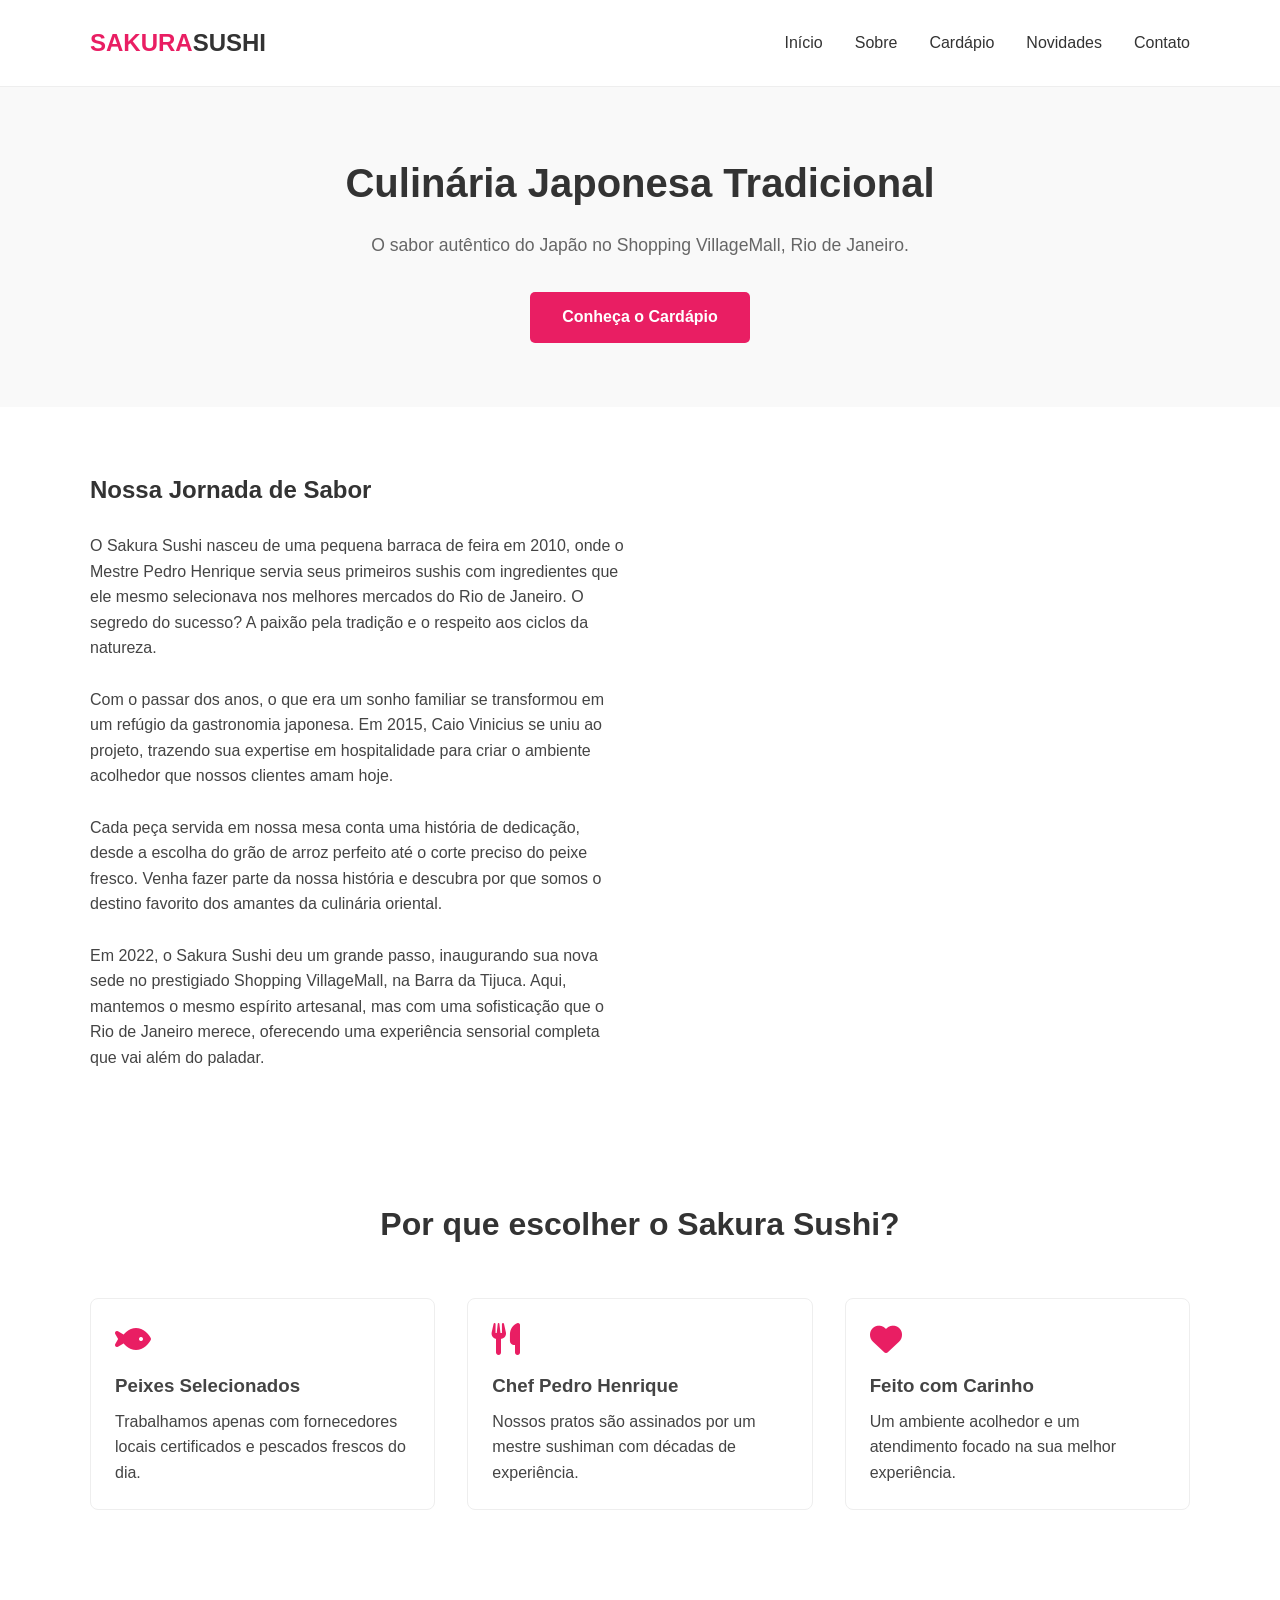
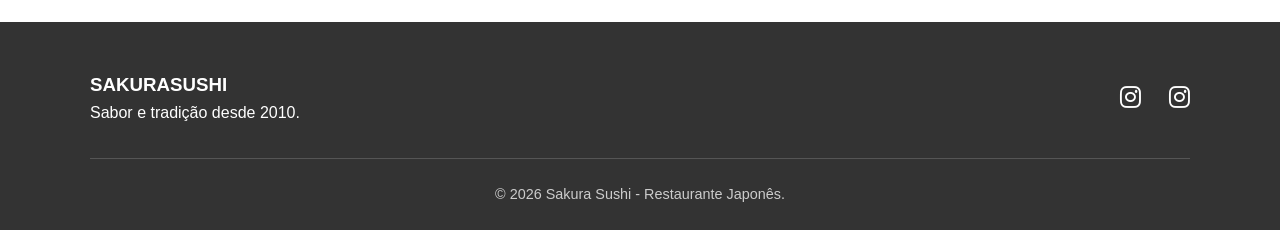
<file: index.html>
<!DOCTYPE html>
<html lang="pt-br">
<head>
    <meta charset="UTF-8">
    <meta name="viewport" content="width=device-width, initial-scale=1.0">
    <title>Sakura Sushi - Home</title>
    <link rel="preconnect" href="https://fonts.googleapis.com">
    <link rel="preconnect" href="https://fonts.gstatic.com" crossorigin>
    <link href="https://fonts.googleapis.com/css2?family=Poppins:wght@400;600;700&family=Inter:wght@400;500&display=swap" rel="stylesheet">
    <link rel="stylesheet" href="https://cdnjs.cloudflare.com/ajax/libs/font-awesome/6.0.0/css/all.min.css">
    <link rel="stylesheet" href="css/style.css">
   
</head>
<body>

    <header>
        <div class="container">
            <nav>
                <div class="logo">
                    <h1>SAKURA<span>SUSHI</span></h1>
                </div>
                <div class="menu-toggle">
                    <i class="fas fa-bars"></i>
                </div>
                <ul class="nav-links">
                    <li><a href="index.html">Início</a></li>
                    <li><a href="sobre.html">Sobre</a></li>
                    <li><a href="produtos.html">Cardápio</a></li>
                    <li><a href="novidades.html">Novidades</a></li>
                    <li><a href="contato.html">Contato</a></li>
                </ul>
            </nav>
        </div>
    </header>

    <main>
        <section class="hero">
            <div class="container">
                <h2>Culinária Japonesa Tradicional</h2>
                <p>O sabor autêntico do Japão no Shopping VillageMall, Rio de Janeiro.</p>
                <a href="produtos.html" class="btn">Conheça o Cardápio</a>
            </div>
        </section>

        <section class="container">
            <div class="grid" style="align-items: center;">
                <div>
                    <h2 style="margin-bottom: 1.5rem; color: var(--secondary);">Nossa Jornada de Sabor</h2>
                    <p>O Sakura Sushi nasceu de uma pequena barraca de feira em 2010, onde o Mestre Pedro Henrique servia seus primeiros sushis com ingredientes que ele mesmo selecionava nos melhores mercados do Rio de Janeiro. O segredo do sucesso? A paixão pela tradição e o respeito aos ciclos da natureza.</p>
                    <br>
                    <p>Com o passar dos anos, o que era um sonho familiar se transformou em um refúgio da gastronomia japonesa. Em 2015, Caio Vinicius se uniu ao projeto, trazendo sua expertise em hospitalidade para criar o ambiente acolhedor que nossos clientes amam hoje.</p>
                    <br>
                    <p>Cada peça servida em nossa mesa conta uma história de dedicação, desde a escolha do grão de arroz perfeito até o corte preciso do peixe fresco. Venha fazer parte da nossa história e descubra por que somos o destino favorito dos amantes da culinária oriental.</p>
                    <br>
                    <p>Em 2022, o Sakura Sushi deu um grande passo, inaugurando sua nova sede no prestigiado Shopping VillageMall, na Barra da Tijuca. Aqui, mantemos o mesmo espírito artesanal, mas com uma sofisticação que o Rio de Janeiro merece, oferecendo uma experiência sensorial completa que vai além do paladar.</p>
                </div>
                <div>
                   
                </div>
            </div>
        </section>

        <section class="container">
            <h2 class="section-title">Por que escolher o Sakura Sushi?</h2>
            <div class="grid">
                <div class="card">
                    <div class="card-body">
                        <i class="fas fa-fish" style="font-size: 2rem; color: var(--primary); margin-bottom: 1rem;"></i>
                        <h3>Peixes Selecionados</h3>
                        <p>Trabalhamos apenas com fornecedores locais certificados e pescados frescos do dia.</p>
                    </div>
                </div>
                <div class="card">
                    <div class="card-body">
                        <i class="fas fa-utensils" style="font-size: 2rem; color: var(--primary); margin-bottom: 1rem;"></i>
                        <h3>Chef Pedro Henrique</h3>
                        <p>Nossos pratos são assinados por um mestre sushiman com décadas de experiência.</p>
                    </div>
                </div>
                <div class="card">
                    <div class="card-body">
                        <i class="fas fa-heart" style="font-size: 2rem; color: var(--primary); margin-bottom: 1rem;"></i>
                        <h3>Feito com Carinho</h3>
                        <p>Um ambiente acolhedor e um atendimento focado na sua melhor experiência.</p>
                    </div>
                </div>
            </div>
        </section>
    </main>

    <footer>
        <div class="container">
            <div class="footer-grid">
                <div class="footer-info">
                    <h3>SAKURA<span>SUSHI</span></h3>
                    <p>Sabor e tradição desde 2010.</p>
                </div>
                <div class="social-links">
                    <a href="https://www.instagram.com/ph.henriques_/" target="_blank"><i class="fab fa-instagram"></i></a>
                    <a href="https://www.instagram.com/caio.dicarlan/" target="_blank"><i class="fab fa-instagram"></i></a>
                    
                </div>
            </div>
            <hr>
            <p class="copy">&copy; 2026 Sakura Sushi - Restaurante Japonês.</p>
        </div>
    </footer>

    <script src="js/script.js"></script>
</body>
</html>
</file>
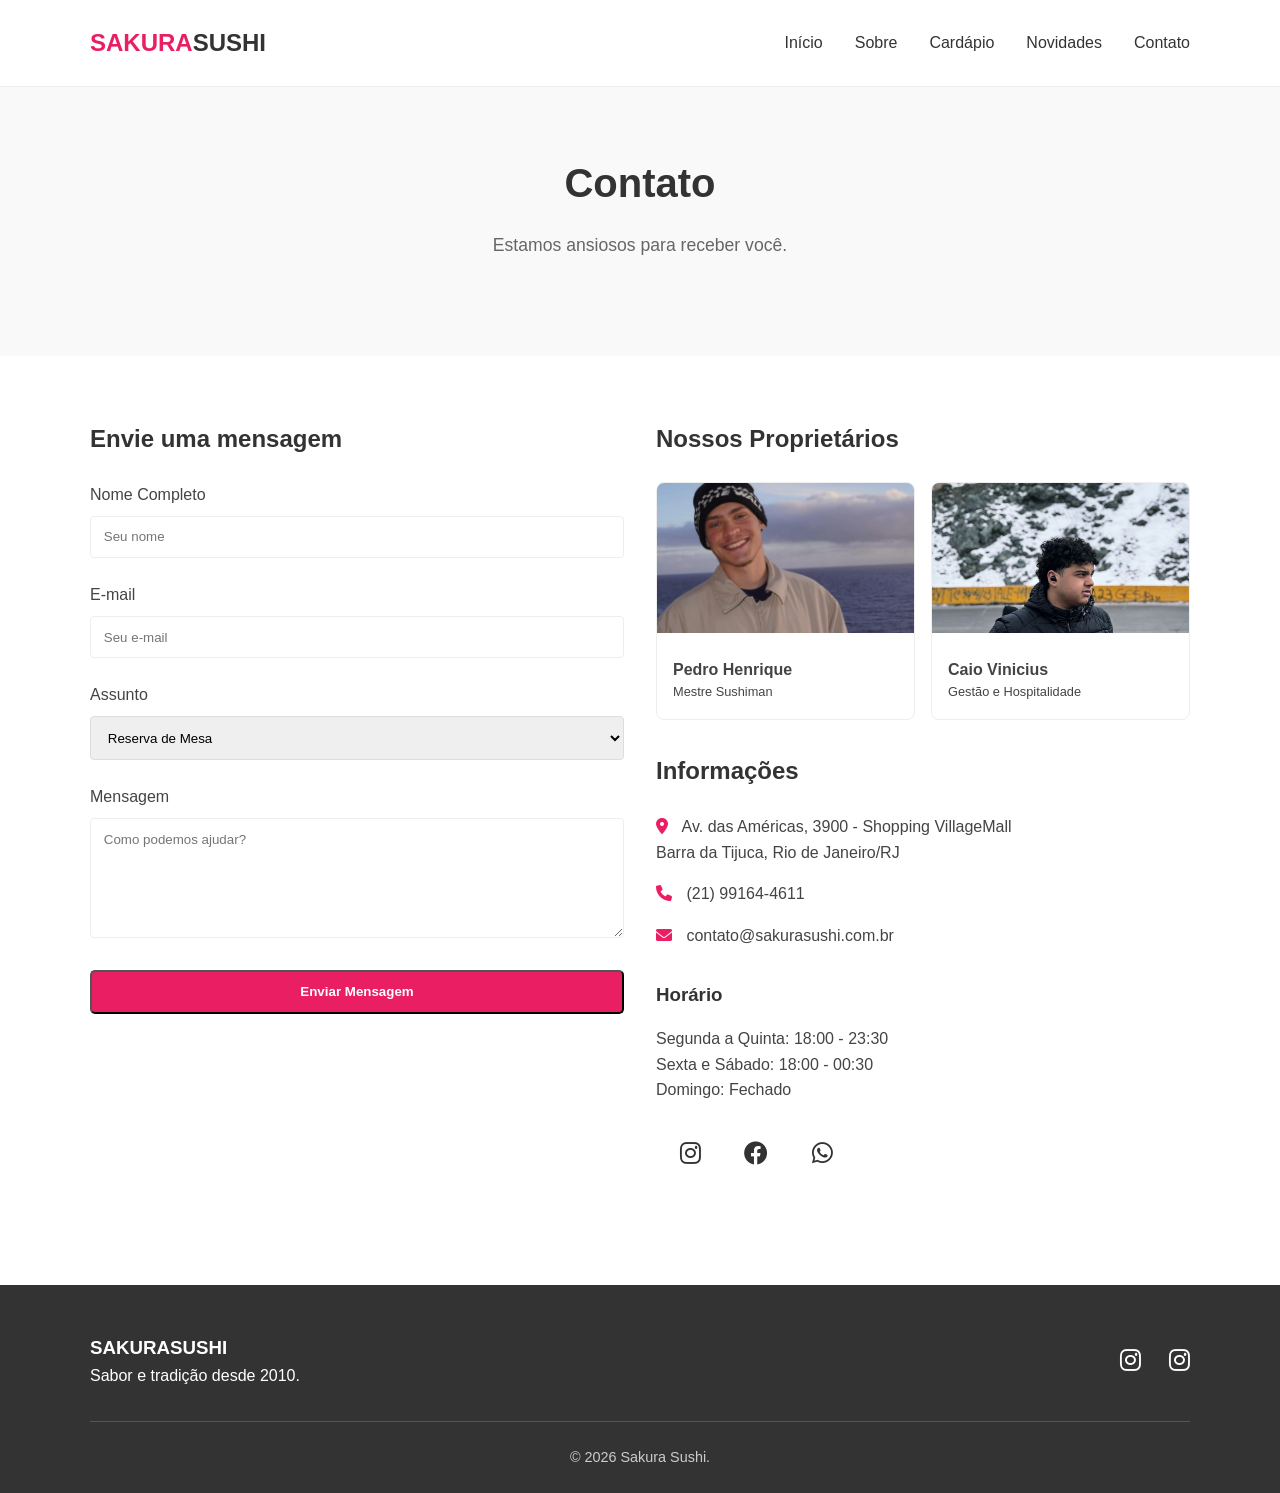
<file: contato.html>
<!DOCTYPE html>
<html lang="pt-br">
<head>
    <meta charset="UTF-8">
    <meta name="viewport" content="width=device-width, initial-scale=1.0">
    <title>Sakura Sushi - Contato</title>
    <link rel="preconnect" href="https://fonts.googleapis.com">
    <link rel="preconnect" href="https://fonts.gstatic.com" crossorigin>
    <link href="https://fonts.googleapis.com/css2?family=Poppins:wght@400;600;700&family=Inter:wght@400;500&display=swap" rel="stylesheet">
   <link rel="stylesheet" href="https://cdnjs.cloudflare.com/ajax/libs/font-awesome/6.0.0/css/all.min.css">
    <link rel="stylesheet" href="css/style.css">
</head>
<body>

    <header>
        <div class="container">
            <nav>
                <div class="logo">
                    <h1>SAKURA<span>SUSHI</span></h1>
                </div>
                <div class="menu-toggle">
                    <i class="fas fa-bars"></i>
                </div>
                <ul class="nav-links">
                    <li><a href="index.html">Início</a></li>
                    <li><a href="sobre.html">Sobre</a></li>
                    <li><a href="produtos.html">Cardápio</a></li>
                    <li><a href="novidades.html">Novidades</a></li>
                    <li><a href="contato.html">Contato</a></li>
                </ul>
            </nav>
        </div>
    </header>

    <main>
        <section class="hero">
            <div class="container">
                <h2>Contato</h2>
                <p>Estamos ansiosos para receber você.</p>
            </div>
        </section>

        <section class="container">
            <div class="grid">
                <div class="contact-form-container">
                    <h2 style="margin-bottom: 1.5rem; color: var(--secondary);">Envie uma mensagem</h2>
                    <form id="contact-form">
                        <div class="form-group">
                            <label for="nome">Nome Completo</label>
                            <input type="text" id="nome" placeholder="Seu nome" required>
                        </div>
                        <div class="form-group">
                            <label for="email">E-mail</label>
                            <input type="email" id="email" placeholder="Seu e-mail" required>
                        </div>
                        <div class="form-group">
                            <label for="assunto">Assunto</label>
                            <select id="assunto" style="width: 100%; padding: 0.8rem; border: 1px solid #ddd; border-radius: 4px;">
                                <option value="reserva">Reserva de Mesa</option>
                                <option value="feedback">Feedback</option>
                                <option value="duvida">Dúvida</option>
                                <option value="outro">Outro</option>
                            </select>
                        </div>
                        <div class="form-group">
                            <label for="mensagem">Mensagem</label>
                            <textarea id="mensagem" placeholder="Como podemos ajudar?" required></textarea>
                        </div>
                        <button type="submit" class="btn" style="width: 100%; cursor: pointer;">Enviar Mensagem</button>
                    </form>
                </div>

                <div class="contact-info">
                    <h2 style="margin-bottom: 1.5rem; color: var(--secondary);">Nossos Proprietários</h2>
                    <div class="grid" style="grid-template-columns: 1fr 1fr; gap: 1rem; margin-bottom: 2rem;">
                        <div class="card">
                            <img src="img/ft1.png.jpg" alt="Pedro Henrique" style="height: 150px;">
                            <div class="card-body" style="padding: 1rem;">
                                <h4 style="font-size: 1rem;">Pedro Henrique</h4>
                                <p style="font-size: 0.8rem; margin-bottom: 0;">Mestre Sushiman</p>
                            </div>
                        </div>
                        <div class="card">
                            <img src="img/ft2.png.jpg" alt="Caio Vinicius" style="height: 150px;">
                            <div class="card-body" style="padding: 1rem;">
                                <h4 style="font-size: 1rem;">Caio Vinicius</h4>
                                <p style="font-size: 0.8rem; margin-bottom: 0;">Gestão e Hospitalidade</p>
                            </div>
                        </div>
                    </div>

                    <h2 style="margin-bottom: 1.5rem; color: var(--secondary);">Informações</h2>
                    <div style="margin-bottom: 2rem;">
                        <p style="margin-bottom: 1rem;"><i class="fas fa-map-marker-alt" style="color: var(--primary); margin-right: 10px;"></i> Av. das Américas, 3900 - Shopping VillageMall<br>Barra da Tijuca, Rio de Janeiro/RJ</p>
                        <p style="margin-bottom: 1rem;"><i class="fas fa-phone" style="color: var(--primary); margin-right: 10px;"></i> (21) 99164-4611</p>
                        <p style="margin-bottom: 1rem;"><i class="fas fa-envelope" style="color: var(--primary); margin-right: 10px;"></i> contato@sakurasushi.com.br</p>
                    </div>

                    <h3 style="margin-bottom: 1rem; color: var(--secondary);">Horário</h3>
                    <p>Segunda a Quinta: 18:00 - 23:30</p>
                    <p>Sexta e Sábado: 18:00 - 00:30</p>
                    <p>Domingo: Fechado</p>

                    <div class="social-links" style="margin-top: 2rem; text-align: left;">
                        <a href="https://www.instagram.com/ph.henriques_/" target="_blank" style="margin-right: 15px; font-size: 1.5rem; color: var(--secondary);"><i class="fab fa-instagram"></i></a>
                        <a href="#" style="margin-right: 15px; font-size: 1.5rem; color: var(--secondary);"><i class="fab fa-facebook"></i></a>
                        <a href="#" style="font-size: 1.5rem; color: var(--secondary);"><i class="fab fa-whatsapp"></i></a>
                    </div>
                </div>
            </div>
        </section>
    </main>

    <footer>
        <div class="container">
            <div class="footer-grid">
                <div class="footer-info">
                    <h3>SAKURA<span>SUSHI</span></h3>
                    <p>Sabor e tradição desde 2010.</p>
                </div>
                <div class="social-links">
                    <a href="https://www.instagram.com/ph.henriques_/" target="_blank"><i class="fab fa-instagram"></i></a>
                    <a href="https://www.instagram.com/caio.dicarlan/" target="_blank"><i class="fab fa-instagram"></i></a>
                   
                </div>
            </div>
            <hr>
            <p class="copy">&copy; 2026 Sakura Sushi.</p>
        </div>
    </footer>

    <script src="js/script.js"></script>
</body>
</html>
</file>
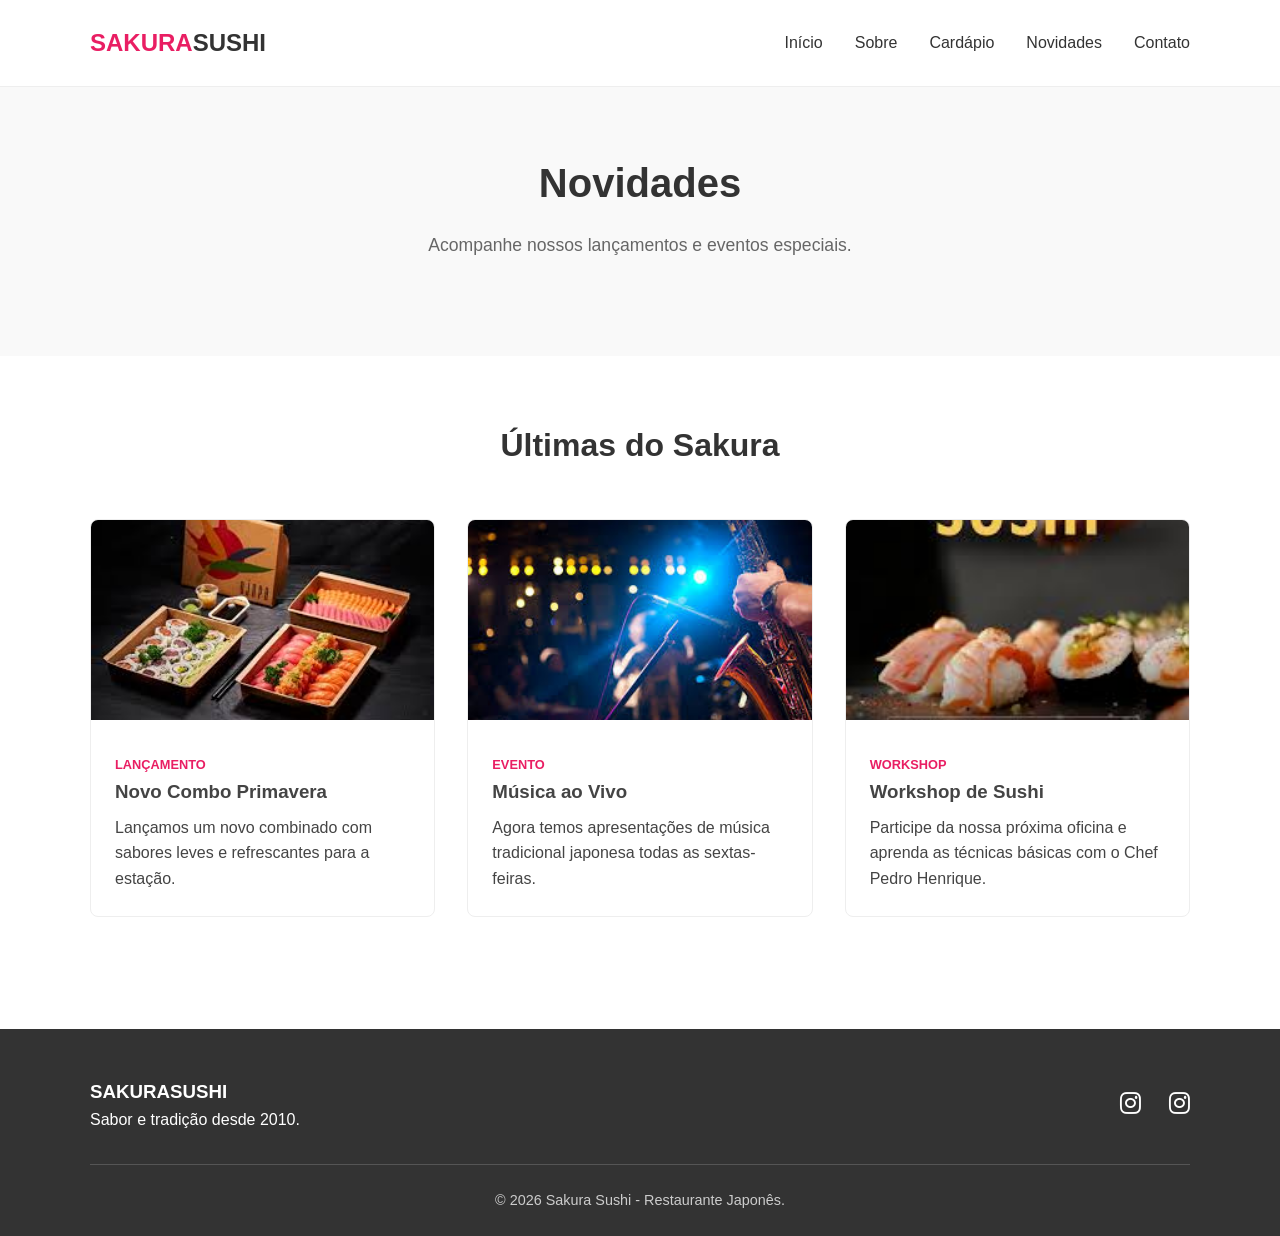
<file: novidades.html>
<!DOCTYPE html>
<html lang="pt-br">
<head>
    <meta charset="UTF-8">
    <meta name="viewport" content="width=device-width, initial-scale=1.0">
    <title>Sakura Sushi - Novidades</title>
    <link rel="preconnect" href="https://fonts.googleapis.com">
    <link rel="preconnect" href="https://fonts.gstatic.com" crossorigin>
    <link href="https://fonts.googleapis.com/css2?family=Poppins:wght@400;600;700&family=Inter:wght@400;500&display=swap" rel="stylesheet">
  <link rel="stylesheet" href="https://cdnjs.cloudflare.com/ajax/libs/font-awesome/6.0.0/css/all.min.css">
    <link rel="stylesheet" href="css/style.css">
   
</head>
<body>

    <header>
        <div class="container">
            <nav>
                <div class="logo">
                    <h1>SAKURA<span>SUSHI</span></h1>
                </div>
                <div class="menu-toggle">
                    <i class="fas fa-bars"></i>
                </div>
                <ul class="nav-links">
                    <li><a href="index.html">Início</a></li>
                    <li><a href="sobre.html">Sobre</a></li>
                    <li><a href="produtos.html">Cardápio</a></li>
                    <li><a href="novidades.html">Novidades</a></li>
                    <li><a href="contato.html">Contato</a></li>
                </ul>
            </nav>
        </div>
    </header>

    <main>
        <section class="hero">
            <div class="container">
                <h2>Novidades</h2>
                <p>Acompanhe nossos lançamentos e eventos especiais.</p>
            </div>
        </section>

        <section class="container">
            <h2 class="section-title">Últimas do Sakura</h2>
            <div class="grid">
                <div class="card">
                    <img src="img/combo.jpg.jpg" alt="Novidade 1">
                    <div class="card-body">
                        <span style="color: var(--primary); font-size: 0.8rem; font-weight: bold;">LANÇAMENTO</span>
                        <h3>Novo Combo Primavera</h3>
                        <p>Lançamos um novo combinado com sabores leves e refrescantes para a estação.</p>
                    </div>
                </div>
                <div class="card">
                    <img src="img/musica.jpg.jpg" alt="Novidade 2">
                    <div class="card-body">
                        <span style="color: var(--primary); font-size: 0.8rem; font-weight: bold;">EVENTO</span>
                        <h3>Música ao Vivo</h3>
                        <p>Agora temos apresentações de música tradicional japonesa todas as sextas-feiras.</p>
                    </div>
                </div>
                <div class="card">
                    <img src="img/work.jpg.jpg"alt="Novidade 3">
                    <div class="card-body">
                        <span style="color: var(--primary); font-size: 0.8rem; font-weight: bold;">WORKSHOP</span>
                        <h3>Workshop de Sushi</h3>
                        <p>Participe da nossa próxima oficina e aprenda as técnicas básicas com o Chef Pedro Henrique.</p>
                    </div>
                </div>
            </div>
        </section>
    </main>

    <footer>
        <div class="container">
            <div class="footer-grid">
                <div class="footer-info">
                    <h3>SAKURA<span>SUSHI</span></h3>
                    <p>Sabor e tradição desde 2010.</p>
                </div>
                <div class="social-links">
                    <a href="https://www.instagram.com/ph.henriques_/" target="_blank"><i class="fab fa-instagram"></i></a>
                    <a href="https://www.instagram.com/caio.dicarlan/" target="_blank"><i class="fab fa-instagram"></i></a>
                   
                </div>
            </div>
            <hr>
            <p class="copy">&copy; 2026 Sakura Sushi - Restaurante Japonês.</p>
        </div>
    </footer>

    <script src="js/script.js"></script>
</body>
</html>
</file>
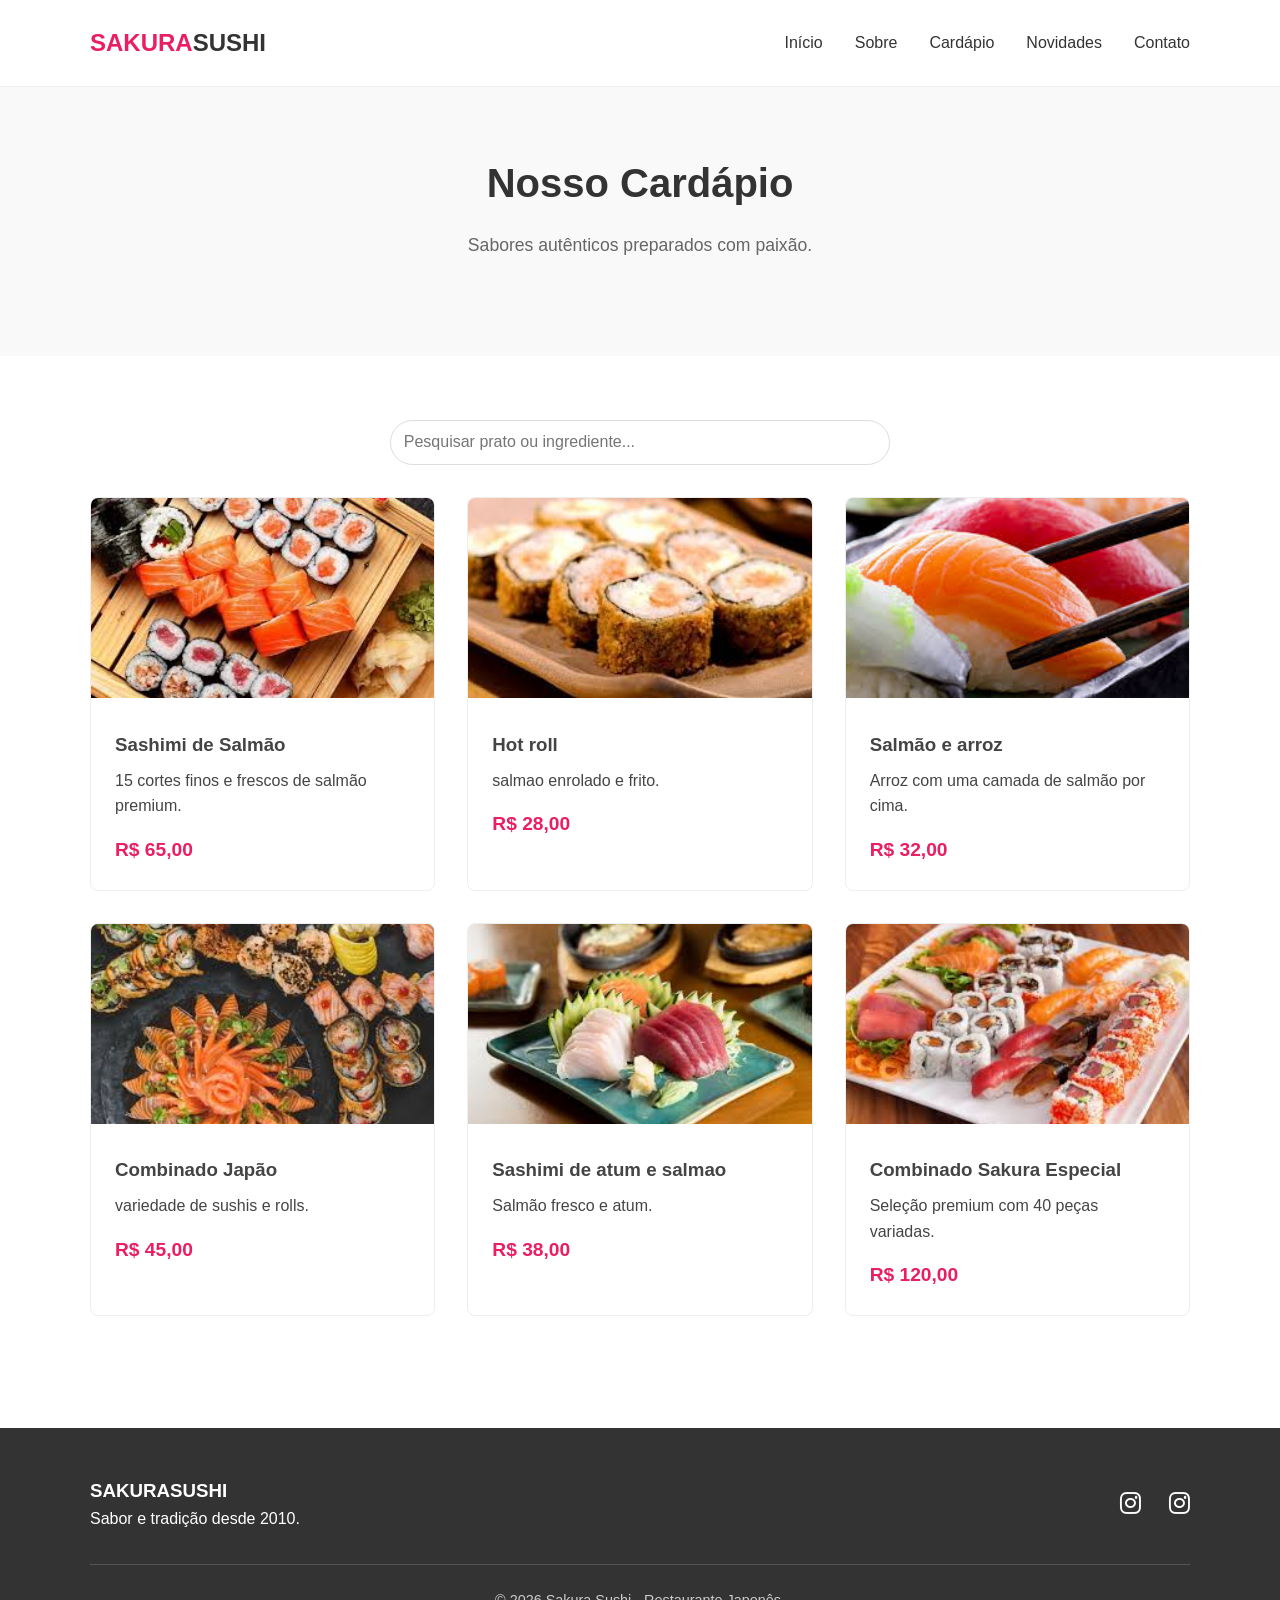
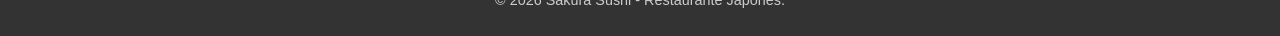
<file: produtos.html>
<!DOCTYPE html>
<html lang="pt-br">
<head>
    <meta charset="UTF-8">
    <meta name="viewport" content="width=device-width, initial-scale=1.0">
    <title>Sakura Sushi - Cardápio</title>
    <link rel="preconnect" href="https://fonts.googleapis.com">
    <link rel="preconnect" href="https://fonts.gstatic.com" crossorigin>
    <link href="https://fonts.googleapis.com/css2?family=Poppins:wght@400;600;700&family=Inter:wght@400;500&display=swap" rel="stylesheet">
  <link rel="stylesheet" href="https://cdnjs.cloudflare.com/ajax/libs/font-awesome/6.0.0/css/all.min.css">
    <link rel="stylesheet" href="css/style.css">
  

</head>
<body>

    <header>
        <div class="container">
            <nav>
                <div class="logo">
                    <h1>SAKURA<span>SUSHI</span></h1>
                </div>
                <div class="menu-toggle">
                    <i class="fas fa-bars"></i>
                </div>
                <ul class="nav-links">
                    <li><a href="index.html">Início</a></li>
                    <li><a href="sobre.html">Sobre</a></li>
                    <li><a href="produtos.html">Cardápio</a></li>
                    <li><a href="novidades.html">Novidades</a></li>
                    <li><a href="contato.html">Contato</a></li>
                </ul>
            </nav>
        </div>
    </header>

    <main>
        <section class="hero">
            <div class="container">
                <h2>Nosso Cardápio</h2>
                <p>Sabores autênticos preparados com paixão.</p>
            </div>
        </section>

        <section class="container">
            <div class="search-container" style="text-align: center; margin-bottom: 2rem;">
                <input type="text" id="search-input" placeholder="Pesquisar prato ou ingrediente..." style="padding: 0.8rem; width: 100%; max-width: 500px; border-radius: 25px; border: 1px solid #ddd; outline: none;">
            </div>

            <div class="grid" id="menu-grid">
              
                
                
                <div class="card" data-name="sashimi de salmao peixe cru fresco">
                    <img src="img/japa3.jpg" alt="Sashimi de Salmão">
                    <div class="card-body">
                        <h3>Sashimi de Salmão</h3>
                        <p>15 cortes finos e frescos de salmão premium.</p>
                        <span class="price">R$ 65,00</span>
                    </div>
                </div>

               
                <div class="card" data-name="niguiri de camarao sushi peixe">
                    <img src="img/japa6.jpg" alt="Niguiri de Camarão">
                    <div class="card-body">
                        <h3>Hot roll</h3>
                        <p>salmao enrolado e frito.</p>
                        <span class="price">R$ 28,00</span>
                    </div>
                </div>

                
                <div class="card" data-name="uramaki california sushi fruta manga">
                    <img src="img/japa5.jpg" alt="Uramaki Califórnia">
                    <div class="card-body">
                        <h3>Salmão e arroz</h3>
                        <p>Arroz com uma camada de salmão por cima.</p>
                        <span class="price">R$ 32,00</span>
                    </div>
                </div>

               
                <div class="card" data-name="hot roll crocante quente frito sushi">
                    <img src="img/japa4.jpg" alt="Hot Roll Crocante">
                    <div class="card-body">
                        <h3>Combinado Japão</h3>
                        <p>variedade de sushis e rolls.</p>
                        <span class="price">R$ 45,00</span>
                    </div>
                </div>

               
                <div class="card" data-name="temaki filadelfia salmao cone sushi">
                    <img src="img/japa2.jpg" alt="Temaki Filadélfia">
                    <div class="card-body">
                        <h3>Sashimi de atum e salmao</h3>
                        <p>Salmão fresco e atum.</p>
                        <span class="price">R$ 38,00</span>
                    </div>
                </div>

                
                <div class="card" data-name="combinado sakura especial combo variado barca">
                    <img src="img/japa1.jpg" alt="Combinado Sakura Especial">
                    <div class="card-body">
                        <h3>Combinado Sakura Especial</h3>
                        <p>Seleção premium com 40 peças variadas.</p>
                        <span class="price">R$ 120,00</span>
                    </div>
                </div>
            </div>
        </section>
    </main>

    <footer>
        <div class="container">
            <div class="footer-grid">
                <div class="footer-info">
                    <h3>SAKURA<span>SUSHI</span></h3>
                    <p>Sabor e tradição desde 2010.</p>
                </div>
                <div class="social-links">
                    <a href="https://www.instagram.com/ph.henriques_/" target="_blank"><i class="fab fa-instagram"></i></a>
                    <a href="https://www.instagram.com/caio.dicarlan/" target="_blank"><i class="fab fa-instagram"></i></a>
                    
                </div>
            </div>
            <hr>
            <p class="copy">&copy; 2026 Sakura Sushi - Restaurante Japonês.</p>
        </div>
    </footer>

    <script src="js/script.js"></script>
</body>
</html>
</file>
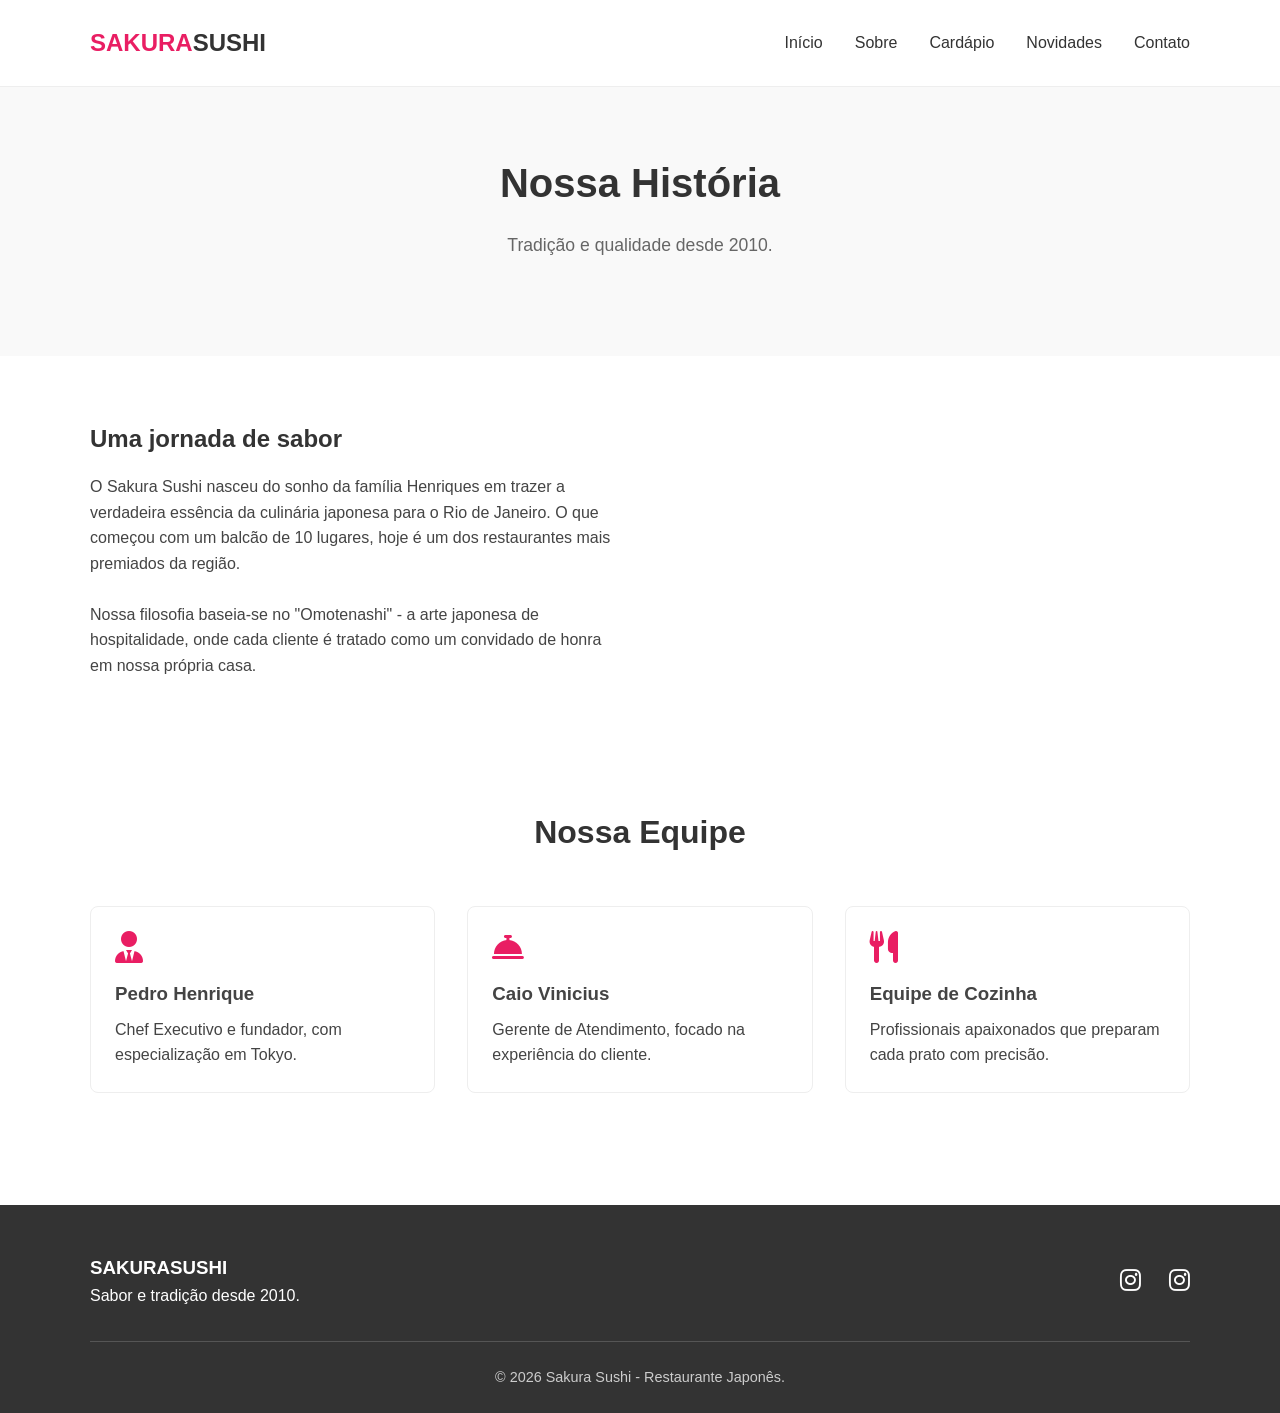
<file: sobre.html>
<!DOCTYPE html>
<html lang="pt-br">
<head>
    <meta charset="UTF-8">
    <meta name="viewport" content="width=device-width, initial-scale=1.0">
    <title>Sakura Sushi - Sobre</title>
    <link rel="preconnect" href="https://fonts.googleapis.com">
    <link rel="preconnect" href="https://fonts.gstatic.com" crossorigin>
    <link href="https://fonts.googleapis.com/css2?family=Poppins:wght@400;600;700&family=Inter:wght@400;500&display=swap" rel="stylesheet">
  <link rel="stylesheet" href="https://cdnjs.cloudflare.com/ajax/libs/font-awesome/6.0.0/css/all.min.css">
    <link rel="stylesheet" href="css/style.css">
    
</head>
<body>

    <header>
        <div class="container">
            <nav>
                <div class="logo">
                    <h1>SAKURA<span>SUSHI</span></h1>
                </div>
                <div class="menu-toggle">
                    <i class="fas fa-bars"></i>
                </div>
                <ul class="nav-links">
                    <li><a href="index.html">Início</a></li>
                    <li><a href="sobre.html">Sobre</a></li>
                    <li><a href="produtos.html">Cardápio</a></li>
                    <li><a href="novidades.html">Novidades</a></li>
                    <li><a href="contato.html">Contato</a></li>
                </ul>
            </nav>
        </div>
    </header>

    <main>
        <section class="hero">
            <div class="container">
                <h2>Nossa História</h2>
                <p>Tradição e qualidade desde 2010.</p>
            </div>
        </section>

        <section class="container">
            <div class="grid" style="align-items: center;">
                <div>
                    <h2 style="margin-bottom: 1rem; color: var(--secondary);">Uma jornada de sabor</h2>
                    <p>O Sakura Sushi nasceu do sonho da família Henriques em trazer a verdadeira essência da culinária japonesa para o Rio de Janeiro. O que começou com um balcão de 10 lugares, hoje é um dos restaurantes mais premiados da região.</p>
                    <br>
                    <p>Nossa filosofia baseia-se no "Omotenashi" - a arte japonesa de hospitalidade, onde cada cliente é tratado como um convidado de honra em nossa própria casa.</p>
                </div>
                <div>
                    
                </div>
            </div>
        </section>

        <section class="container">
            <h2 class="section-title">Nossa Equipe</h2>
            <div class="grid">
                <div class="card">
                    <div class="card-body">
                        <i class="fas fa-user-tie" style="font-size: 2rem; color: var(--primary); margin-bottom: 1rem;"></i>
                        <h3>Pedro Henrique</h3>
                        <p>Chef Executivo e fundador, com especialização em Tokyo.</p>
                    </div>
                </div>
                <div class="card">
                    <div class="card-body">
                        <i class="fas fa-concierge-bell" style="font-size: 2rem; color: var(--primary); margin-bottom: 1rem;"></i>
                        <h3>Caio Vinicius</h3>
                        <p>Gerente de Atendimento, focado na experiência do cliente.</p>
                    </div>
                </div>
                <div class="card">
                    <div class="card-body">
                        <i class="fas fa-utensils" style="font-size: 2rem; color: var(--primary); margin-bottom: 1rem;"></i>
                        <h3>Equipe de Cozinha</h3>
                        <p>Profissionais apaixonados que preparam cada prato com precisão.</p>
                    </div>
                </div>
            </div>
        </section>
    </main>

    <footer>
        <div class="container">
            <div class="footer-grid">
                <div class="footer-info">
                    <h3>SAKURA<span>SUSHI</span></h3>
                    <p>Sabor e tradição desde 2010.</p>
                </div>
                <div class="social-links">
                    <a href="https://www.instagram.com/ph.henriques_/" target="_blank"><i class="fab fa-instagram"></i></a>
                    <a href="https://www.instagram.com/caio.dicarlan/" target="_blank"><i class="fab fa-instagram"></i></a>
                  
                </div>
            </div>
            <hr>
            <p class="copy">&copy; 2026 Sakura Sushi - Restaurante Japonês.</p>
        </div>
    </footer>

    <script src="js/script.js"></script>
</body>
</html>
</file>
<file: css/style.css>
:root {
    --primary: #e91e63; /* Rosa Sakura */
    --secondary: #333333; /* Cinza Escuro */
    --accent: #f9f9f9; /* Fundo suave */
    --text: #444444;
    --white: #ffffff;
    --border: #eeeeee;
}

/* Reset Básico */
* {
    margin: 0;
    padding: 0;
    box-sizing: border-box;
}

body {
    font-family: 'Segoe UI', Tahoma, Geneva, Verdana, sans-serif;
    line-height: 1.6;
    color: var(--text);
    background-color: var(--white);
}

/* Container */
.container {
    width: 90%;
    max-width: 1100px;
    margin: 0 auto;
}

/* Header & Menu */
header {
    background-color: var(--white);
    padding: 1.5rem 0;
    border-bottom: 1px solid var(--border);
    position: sticky;
    top: 0;
    z-index: 100;
}

nav {
    display: flex;
    justify-content: space-between;
    align-items: center;
}

.logo h1 {
    font-size: 1.5rem;
    color: var(--primary);
}

.logo span {
    color: var(--secondary);
}

.nav-links {
    display: flex;
    list-style: none;
    gap: 2rem;
}

.nav-links a {
    text-decoration: none;
    color: var(--secondary);
    font-weight: 500;
    transition: 0.3s;
}

.nav-links a:hover {
    color: var(--primary);
}

.menu-toggle {
    display: none;
    font-size: 1.5rem;
    cursor: pointer;
}

/* Hero Section */
.hero {
    background-color: var(--accent);
    padding: 4rem 0;
    text-align: center;
}

.hero h2 {
    font-size: 2.5rem;
    margin-bottom: 1rem;
    color: var(--secondary);
}

.hero p {
    font-size: 1.1rem;
    margin-bottom: 2rem;
    color: #666;
}

.btn {
    display: inline-block;
    padding: 0.8rem 2rem;
    background-color: var(--primary);
    color: var(--white);
    text-decoration: none;
    border-radius: 5px;
    font-weight: bold;
    transition: 0.3s;
}

.btn:hover {
    background-color: #d81b60;
}

/* Seções */
section {
    padding: 4rem 0;
}

.section-title {
    text-align: center;
    font-size: 2rem;
    margin-bottom: 3rem;
    color: var(--secondary);
}

/* Grid e Cards */
.grid {
    display: grid;
    grid-template-columns: repeat(auto-fit, minmax(300px, 1fr));
    gap: 2rem;
}

.card {
    background: var(--white);
    border: 1px solid var(--border);
    border-radius: 8px;
    overflow: hidden;
    transition: 0.3s;
}

.card:hover {
    border-color: var(--primary);
    transform: translateY(-5px);
}

.card img {
    width: 100%;
    height: 200px;
    object-fit: cover;
}

.card-body {
    padding: 1.5rem;
}

.card-body h3 {
    margin-bottom: 0.5rem;
}

.price {
    display: block;
    margin-top: 1rem;
    font-weight: bold;
    color: var(--primary);
    font-size: 1.2rem;
}
}

/* Busca no Cardápio */
.search-container {
    text-align: center;
    margin-bottom: 3rem;
}

#search-input {
    width: 100%;
    max-width: 500px;
    padding: 0.8rem 1.5rem;
    border: 1px solid var(--border);
    border-radius: 25px;
    font-size: 1rem;
    outline: none;
}

#search-input:focus {
    border-color: var(--primary);
}

}

/* Formulário */
.contact-form-container {
    max-width: 600px;
    margin: 0 auto;
    padding: 2rem;
    border: 1px solid var(--border);
    border-radius: 8px;
}

.form-group {
    margin-bottom: 1.5rem;
}

.form-group label {
    display: block;
    margin-bottom: 0.5rem;
    font-weight: 500;
}

.form-group input, 
.form-group select,
.form-group textarea {
    width: 100%;
    padding: 0.8rem;
    border: 1px solid var(--border);
    border-radius: 4px;
    font-family: inherit;
}

.form-group textarea {
    height: 120px;
}

/* Footer */
footer {
    background-color: var(--secondary);
    color: var(--white);
    padding: 3rem 0 1.5rem;
    margin-top: 3rem;
}

.footer-grid {
    display: flex;
    justify-content: space-between;
    align-items: center;
    flex-wrap: wrap;
    gap: 1.5rem;
    margin-bottom: 2rem;
}

.social-links a {
    color: var(--white);
    font-size: 1.5rem;
    margin-left: 1.5rem;
    text-decoration: none;
}

hr {
    border: 0;
    border-top: 1px solid #555;
    margin-bottom: 1.5rem;
}

.copy {
    text-align: center;
    font-size: 0.9rem;
    color: #ccc;
}

/* Responsividade */
@media (max-width: 768px) {
    .menu-toggle {
        display: block;
    }

    .nav-links {
        display: none;
        flex-direction: column;
        width: 100%;
        position: absolute;
        top: 100%;
        left: 0;
        background-color: var(--white);
        padding: 1rem 0;
        border-bottom: 1px solid var(--border);
        gap: 1rem;
        text-align: center;
    }

    .nav-links.active {
        display: flex;
    }
}
</file>
